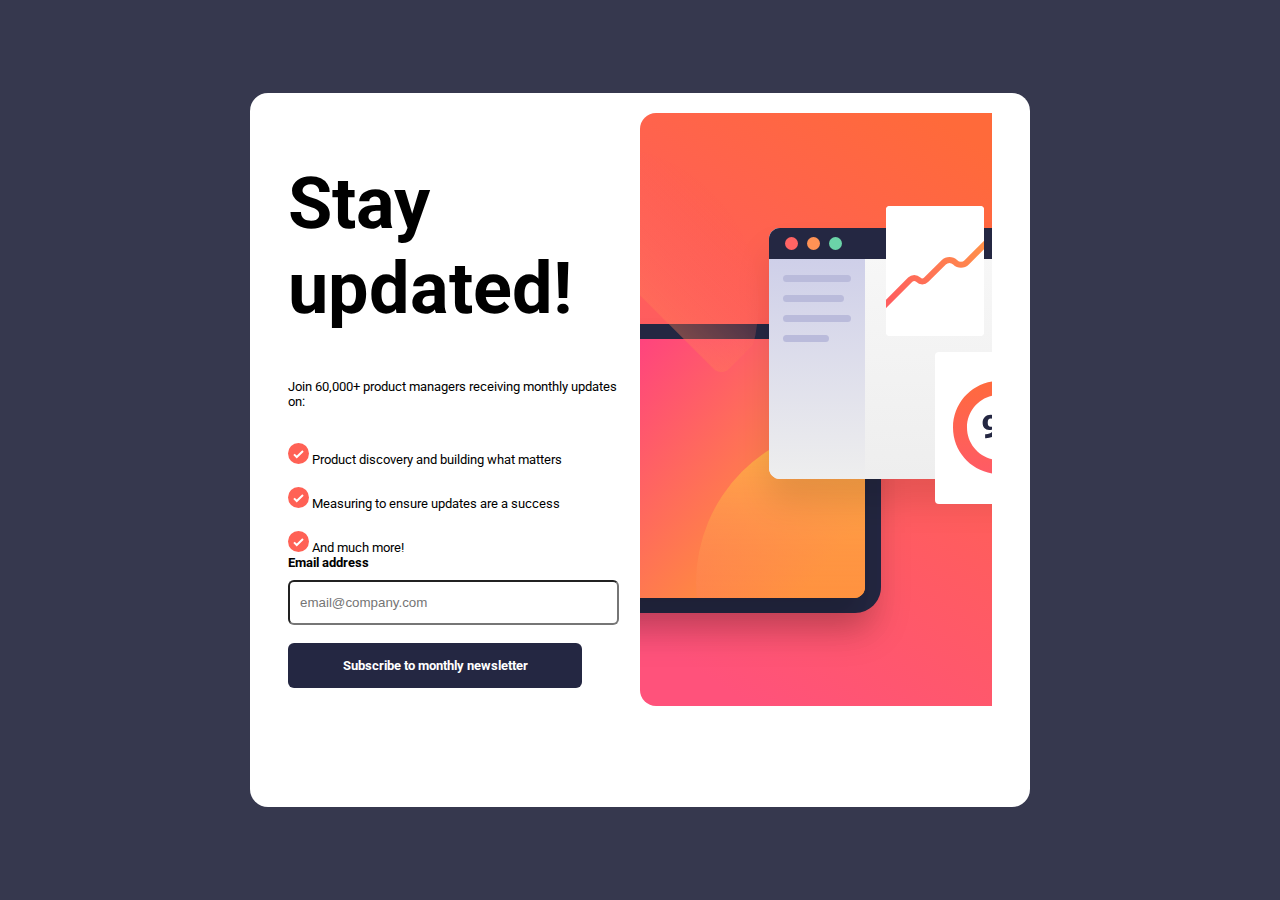
<file: index.html>
<!DOCTYPE html>
<html lang="en">

<head>
  <meta charset="UTF-8">
  <meta name="viewport" content="width=device-width, initial-scale=1.0">
  <!-- displays site properly based on user's device -->
  <link rel="stylesheet" href="style.css">
  <link rel="preconnect" href="https://fonts.googleapis.com">
  <link rel="preconnect" href="https://fonts.gstatic.com" crossorigin>
  <link href="https://fonts.googleapis.com/css2?family=Roboto:wght@700&display=swap" rel="stylesheet">
  <link rel="icon" type="image/png" sizes="32x32" href="./assets/images/favicon-32x32.png">
  
  <link rel="preconnect" href="https://fonts.googleapis.com">
  <link rel="preconnect" href="https://fonts.gstatic.com" crossorigin>
  <link href="https://fonts.googleapis.com/css2?family=Roboto&display=swap" rel="stylesheet">

  <title>Frontend Mentor | Newsletter sign-up form with success message</title>


</head>

<body>

  <!-- Sign-up form start -->
  <div class="covering">

    <!-- all unclikcable content -->
    <div class="content">

      <div>
        <h1>
          <span class="head">Stay</span>
          <span>updated! </span>
        </h1>
        <p class="wordings">Join 60,000+ product managers receiving monthly updates on:
        </p>
      </div>
      <div>
        <ul class="pader">

          <!-- image here in svg -->
          <li>
            <svg class="svgg" xmlns="http://www.w3.org/2000/svg" width="21" height="21" viewBox="0 0 21 21">
              <g fill="none">
                <circle cx="10.5" cy="10.5" r="10.5" fill="#FF6155" />
                <path stroke="#FFF" stroke-width="2" d="M6 11.381 8.735 14 15 8" />
              </g>
            </svg> Product discovery and building what matters
          </li>

          <!-- image here in svg -->
          <li>
            <svg class="svgg" xmlns="http://www.w3.org/2000/svg" width="21" height="21" viewBox="0 0 21 21">
              <g fill="none">
                <circle cx="10.5" cy="10.5" r="10.5" fill="#FF6155" />
                <path stroke="#FFF" stroke-width="2" d="M6 11.381 8.735 14 15 8" />
              </g>
            </svg> Measuring to ensure updates are a success
          </li>

          <!-- image here in svg -->
          <li>
            <svg class="svgg" xmlns="http://www.w3.org/2000/svg" width="21" height="21" viewBox="0 0 21 21">
              <g fill="none">
                <circle cx="10.5" cy="10.5" r="10.5" fill="#FF6155" />
                <path stroke="#FFF" stroke-width="2" d="M6 11.381 8.735 14 15 8" />
              </g>
            </svg> And much more!
          </li>
        </ul>

      </div>

      <!-- form down here -->
      <div class="respond">
        <form action="" method="get" id="frut">
          <div class="mail">
            <label for="email">
              <span>Email address</span>
              <span id="error"></span>
            </label>
            <input type="email " id="email" placeholder="email@company.com" required>
          </div>
          <div class="mit">
            <button type="submit" id="cliking">Subscribe to monthly newsletter

            </button>
          </div>
        </form>

      </div>

    </div>
    <!-- image class down here ,image in css -->
    <div class="image">

    </div>
  </div>
  <!-- <script src="app.js"></script> -->



  <script src="app.js"></script>
</body>

</html>
</file>
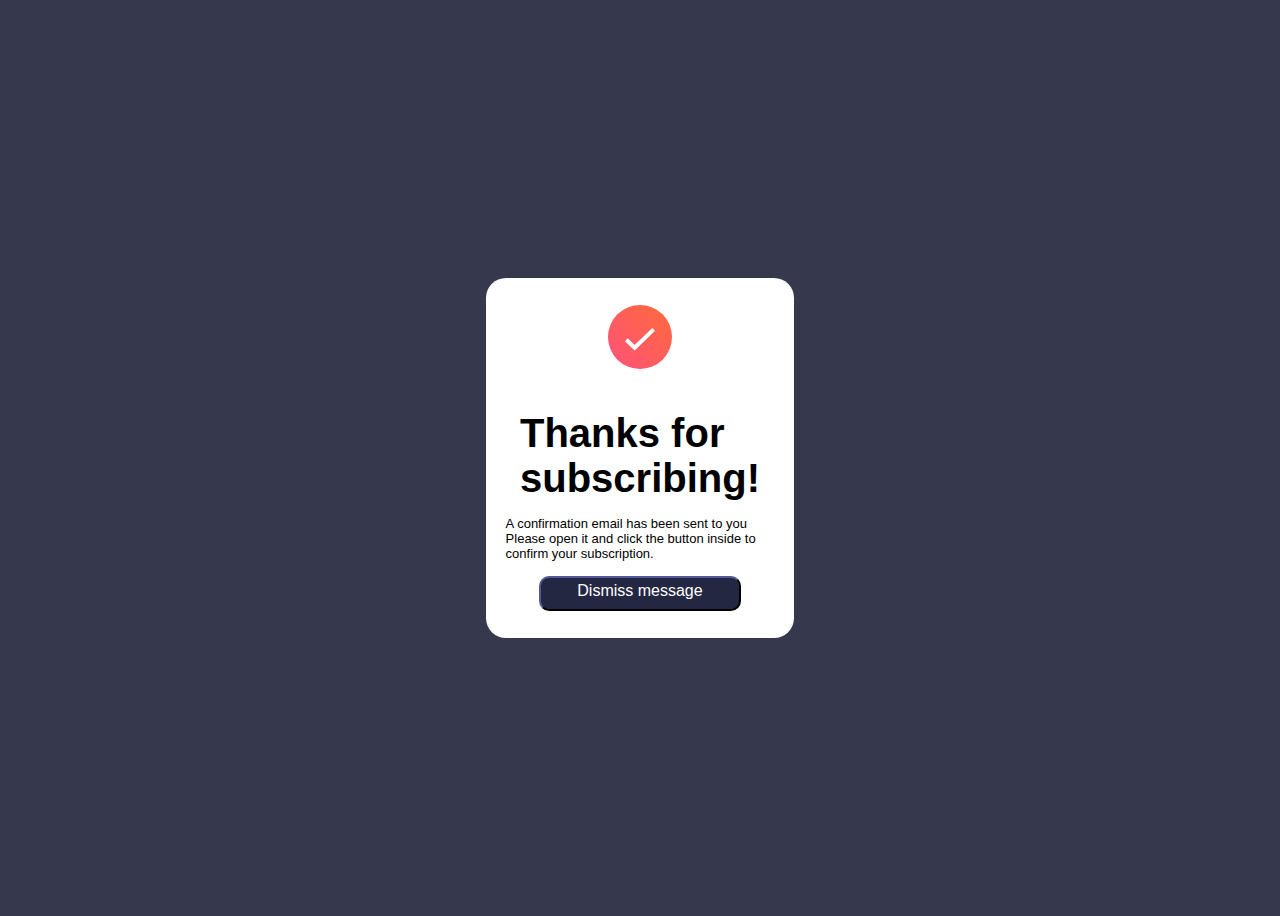
<file: success.html>
<!DOCTYPE html>
<html lang="en">

<head>
  <meta charset="UTF-8">
  <meta name="viewport" content="width=device-width, initial-scale=1.0">
  <link rel="stylesheet" href="success.css">
  <title>Document</title>
</head>

<body>

  <!-- content down here -->
    <div class="content">
      <!-- svg image here -->
      <svg xmlns="http://www.w3.org/2000/svg" width="64" height="64" viewBox="0 0 64 64">
        <defs>
          <linearGradient id="a" x1="100%" x2="0%" y1="0%" y2="100%">
            <stop offset="0%" stop-color="#FF6A3A" />
            <stop offset="100%" stop-color="#FF527B" />
          </linearGradient>
        </defs>
        <g fill="none">
          <circle cx="32" cy="32" r="32" fill="url(#a)" />
          <path stroke="#FFF" stroke-width="4" d="m18.286 34.686 8.334 7.98 19.094-18.285" />
        </g>
      </svg>
      <!-- heading here -->
      <h1>Thanks for <br>subscribing!</h1>
     <!-- confirmation text here -->
      <p> A confirmation email has been sent to you
        <strong><span id="person"></span></strong>
        Please open it and click the button inside to confirm your subscription.
      </p>

    <!-- dismiss button here -->
      <div class="link">
        <button id="cliking">Dismiss message</button>
      </div>
    </div>
  


  <!-- Success message end -->
  <!-- Sign-up form end -->

  <!-- Success message start -->


  <!-- <div class="attribution">
    Challenge by <a href="https://www.frontendmentor.io?ref=challenge" target="_blank">Frontend Mentor</a>.
    Coded by <a href="#">Your Name Here</a>.
  </div> -->
  <!-- <script src="app.js"></script> -->
  <script src="success.js"></script>
</body>

</html>
</file>
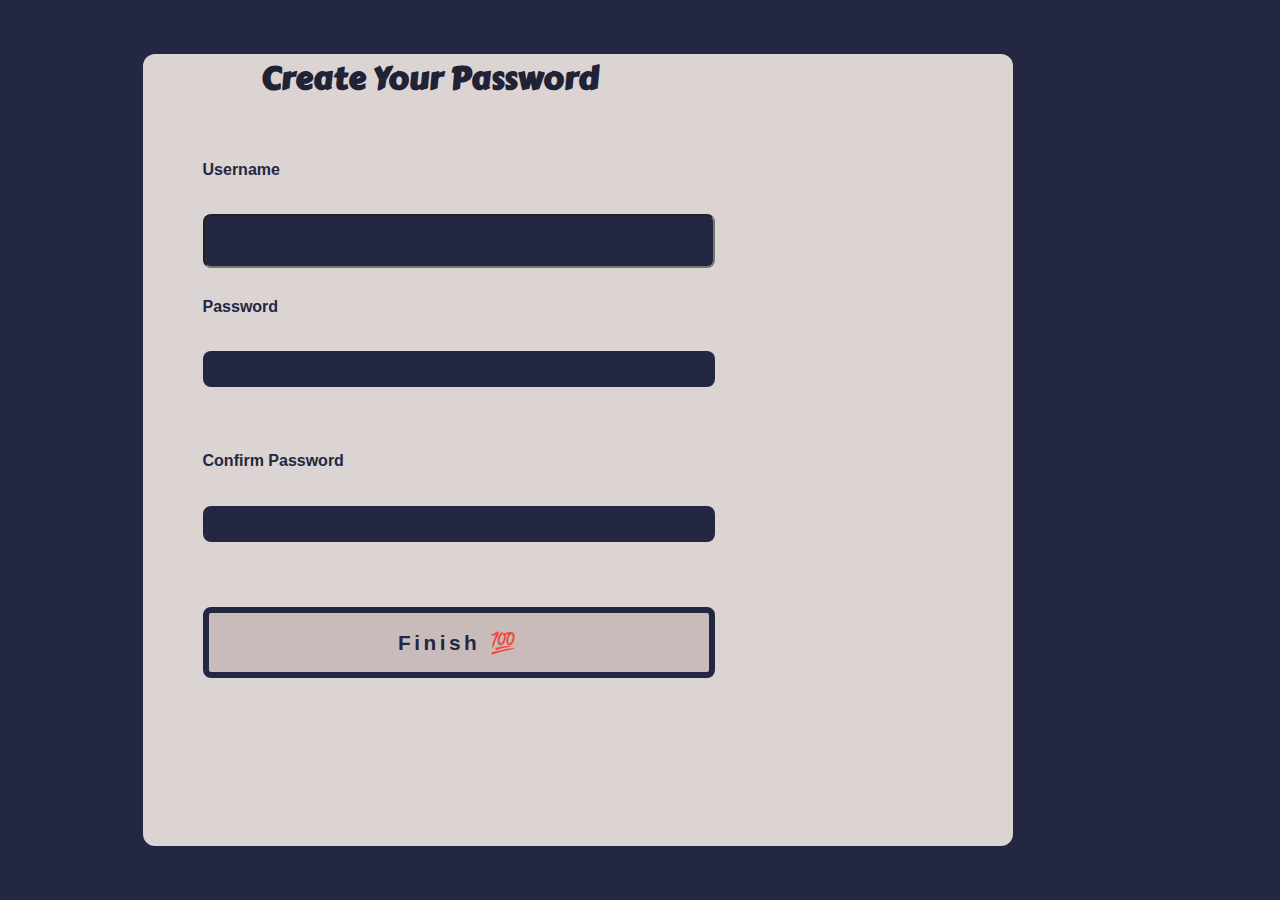
<file: pianopassword/pindex.html>
<!DOCTYPE html>
<html lang="en">

<head>
    <meta charset="UTF-8">
    <meta name="viewport" content="width=device-width, initial-scale=1.0">
    <link rel="stylesheet" href="pstyle.css">
    <link rel="stylesheet" href="piano.css">
    <link rel="preconnect" href="https://fonts.googleapis.com">
    <link rel="preconnect" href="https://fonts.gstatic.com" crossorigin>
    <link href="https://fonts.googleapis.com/css2?family=Carter+One&display=swap" rel="stylesheet">

    <title>Document</title>
</head>

<body>
    <!-- main container -->
    <div class="container">
        <!-- heasing content -->
        <div class="heading">
            <h1 id="head">
                Create Your Password
            </h1>
        </div>
        <!-- form content down here -->
        <div class="texting">
            <form action="" method="get" class="myform">
                <div class="tags">
                    <label for="Username" id="Username"  class="rebel">
                        Username
                    </label>
                    <input type="text" id="name">
                </div>
                <div class="tags">
                    <label for="password" id="password" class="rebel">
                        Password
                    </label>
                    <div id="pianopassword" class="container-pass">
                        <div id="pass" class="passwordInput">

                        </div>

                    </div>

                    <!-- piano html down here -->
                    <div class="peop piano1" id="pin1">
                        <div>
                            <div class="top">
                                <div class="keys">
                                    <div class="piano"> Playable Piano</div>
                                    <div class="keys-checkbox"><label for="check">Show keys</label>
                                        <input type="checkbox" class="getAccess">
                                    </div>
                                </div>
                            </div>
                            <div class="Volume">
                                <label for="range">Volume</label>
                                <input type="range" id="range" max="1" min="0" value="0.5" step="any">
                            </div>
                            <div ><input type="text" class="seen saw"></div>
                        </div>
                           <!-- keys down here -->
                        <ul class="bottom">
                            <li class="win white" data-win="A">A</li>
                            <li class="win black" data-win="B">B</li>
                            <li class="win white" data-win="C">C</li>
                            <li class="win black" data-win="D">D</li>
                            <li class="win white" data-win="E">E</li>
                            <li class="win white" data-win="F">F</li>
                            <li class="win black" data-win="G">G</li>
                            <li class="win white" data-win="H">H</li>
                            <li class="win black" data-win="I">I</li>
                            <li class="win white" data-win="J">J</li>
                            <li class="win black" data-win="K">K</li>
                            <li class="win white" data-win="L">L</li>
                            <li class="win white" data-win="M">M</li>
                            <li class="win black" data-win="N">N</li>
                            <li class="win white" data-win="O">O</li>
                            <li class="win black" data-win="P">P</li>
                            <li class="win white" data-win="Q">Q</li>
                        </ul>

                    </div>

                </div>

                <div class="tags">
                    <label for="confirmPassword" id="confirmpassword" class="rebel">
                        Confirm Password
                    </label>
                    <div id="pianopassword" class="container-pass1">
                        <div id="space1" class="space">

                        </div>
                    </div>
                     <!-- piano html down here -->
                    <div class="peop piano1" id="pin2">
                        <div>
                            <div class="top">
                                <div class="keys">
                                    <div class="piano"> Playable Piano</div>
                                    <div class="keys-checkbox"><label for="check">Show keys</label>
                                        <input type="checkbox">
                                    </div>
                                </div>
                            </div>
                            <div class="Volume">
                                <label for="range">Volume</label>
                                <input type="range" id="range" max="1" min="0" value="0.5" step="any">
                            </div>
                            <div ><input type="text" class="seen saw2"></div>
                        </div>
                        <!-- keys down here -->
                        <ul class="bottom">
                            <li class="win white" data-win="A">A</li>
                            <li class="win black" data-win="B">B</li>
                            <li class="win white" data-win="C">C</li>
                            <li class="win black" data-win="D">D</li>
                            <li class="win white" data-win="E">E</li>
                            <li class="win white" data-win="F">F</li>
                            <li class="win black" data-win="G">G</li>
                            <li class="win white" data-win="H">H</li>
                            <li class="win black" data-win="I">I</li>
                            <li class="win white" data-win="J">J</li>
                            <li class="win black" data-win="K">K</li>
                            <li class="win white" data-win="L">L</li>
                            <li class="win white" data-win="M">M</li>
                            <li class="win black" data-win="N">N</li>
                            <li class="win white" data-win="O">O</li>
                            <li class="win black" data-win="P">P</li>
                            <li class="win white" data-win="Q">Q</li>
                        </ul>
                    </div>
                   
                </div>
               
                <!-- submit button down here -->

                <div class="tags">
                    <input type="submit" value="Finish &#x1f4af" id="finish">
                </div>


            </form>
            <!-- password issue alert div down here -->
        </div>
        <span  id="stress"></span>
    </div>
    
    <script src="papp.js" defer></script>
    <script src="piano.js"></script>
</body>

</html>
</file>
<file: style.css>
body {
    margin: 0;
    background-color: hsl(235, 18%, 26%);
    display: grid;
    place-items: center;
    height: 100vh;
    /* font-size: 16px; */


}
/* main container */
.covering {
    background-color: hsl(0, 0%, 100%);
    display: grid;
    grid-template-columns: repeat(2, 1fr);
    grid-template-rows: 1fr;

    /* grid-area: content, image; */
    align-items: center;
    /* margin: 0 10% 0 10% ; */
    border-radius: 18px;
    padding: 2%;
    padding: 1.5% 3%;
    width: 55%;
    height: 75%;
    max-width: 55%;
    min-width: 375px;
    max-height: 800px;
    min-height: 500px;




}

/* all page unclickable content */
.content {
    display: grid;
    grid-template-rows: repeat(3, auto);
    grid-template-columns: auto;
    align-items: start;
    align-self: start;
    font-size: 1.45vh;
    font-family: 'Roboto', sans-serif;
    font-weight: 700;
    padding-right: 0.8em;

}

/* for h */

h1 {
    font-size: 8vh;


}
/* for first span in h1 */
.head {
    display: block;
}
/* for main paragraph */
.wordings {

    font-weight: 400;
    word-wrap: normal;

}
/* unordered list */
ul {
    margin: 0;
    padding: 0;
}
/* all list in the unordered list */
li {

    padding-top: 6%;
    font-weight: 400;
    list-style-type: none;
    margin-left: 0;
}


/* for email input label */
.mail label {
    
    display: block;
    margin-bottom: 10px;
}

/* for email input content */
.mail input {
    height: 4.5vh;
    width: 24vw;
    min-height: 20px;
    padding: 0 10px;
    border-radius: 6px;
}

/* for email input required state */
.mail input :required {
    background-color: hsla(4, 100%, 67%, 0.336);
}
/* error class for email span */
#error {
    color: hsla(4, 82%, 52%, 0.838);
    display: inline;
   margin-left: 9vw;
}
/* submit buton style here */
.mit button {
    /* padding: 200%; */
    background-color: hsl(234, 29%, 20%);
    border-radius: 6px;
    border: 0;
    margin-top: 1.4em;
    padding: 3% 10%;
    color: hsl(0, 0%, 100%);
    font-family: 'Roboto', sans-serif;
    font-weight: 700;
    /* transition: 1s; */
    font-size: 100%;
    height: 5vh;
    overflow: hidden;
    width: 23vw;
    max-width: 800px;
    max-height: 50px;
    min-width: 140px;
    min-height: 30px;
}
/* submit button hover state */
.mit button:hover {
    background-color: hsl(4, 100%, 67%);
    transition: 1s;
    transition: 2s;
}
/* svg image here in 64bit converted code */
.image {
    background: url('[data-uri]');
    
    height: 100%;
    background-repeat: no-repeat;
    background-size: center center;
    margin-top: 0;
    background-position: cover;
    border-bottom-right-radius: 20px;
    border-bottom-left-radius: 20px;
}




    .attribution {
        font-size: 11px;
        text-align: center;
    }

    .attribution a {
        color: khaki
    }

/* media querries size */
    @media screen and (max-width: 375px) {

        /* Adjust styles for smaller screens */
        body {
            display: grid;
            place-items: center;
            background-color: hsl(240, 1%, 86%);
            height: 100vh;
            margin: 0;
            margin-top: 0;
        }
/* main container */
        .covering {
            display: grid;
            grid-template-columns: 1fr;
            grid-template-rows: repeat(2, auto);
            margin-top: 0;
            border-radius: 18px;
            width: 55%;
            height: 75%;
            max-width: 55%;
            min-width: 375px;
            max-height: 800px;
            min-height: 500px;

        }
/* all page unclickable content */
        .content {
            /* order: 2; */
            grid-row: 2;
            display: grid;
            grid-template-rows: repeat(3, auto);
            place-items: center;
            place-items: start;
            margin-top: 0;
            margin-left: 20px;
        }
/* all image styles */
        .image {

            grid-row: 1;
            /* svg image here in converted 64bitcode */
            background: url('[data-uri]');
            height: 30vh;
            width: 100%;
            margin-top: 0;
            border-bottom-right-radius: 20px;
            border-bottom-left-radius: 20px;
        }

        /* for h */
        h1 {
            font-size: 6vh;


        }
/* for first span in h1 */
        .head {
            display: inline;
        }
/* for main paragraph */
        .wordings {

            font-weight: 400;
            word-wrap: normal;

        }
/* unordered list */
        ul {
            margin: 0;
            padding: 0;
        }
/* all list in the unordered list */
        li {

            padding-top: 1%;
            font-weight: 400;
            list-style-type: none;
            margin-left: 0;
        }



/* for email input label */
        .mail label {
           
            display: block;
            margin-bottom: 6px;
        }

/* for email input content */
        .mail input {
            height: 2.5vh;
            width: 64vw;
            min-height: 20px;
            min-width: 80px;
            max-height: 20px;
            max-width: 820px;
            padding: 0 10px;

            border-radius: 6px;
        }

        
/* submit buton style here */
        .mit button {
         
            background-color: hsl(234, 29%, 20%);
            border-radius: 6px;
            border: 0;
            margin-top: 1.4em;
            padding: 3% 10%;
            color: hsl(0, 0%, 100%);
            font-family: 'Roboto', sans-serif;
            font-weight: 700;

            font-size: 100%;
            height: 5vh;
            overflow: hidden;
            height: 4.5vh;
            width: 64vw;
            min-height: 40px;
            min-width: 80px;
            max-height: 20px;
            max-width: 820px;
        }
/* submit button hover state */
        .mit button:hover {
            background-color: hsl(4, 100%, 67%);
            transition: 2s;

        }
    }
</file>
<file: success.css>
body {
    display: grid;
    place-items: center;
    background-color: hsl(235, 18%, 26%);
    height: 100vh;
}
/* content styles here */
.content {
    background-color: hsl(0, 0%, 100%);
    border-radius: 20px;
    width: 21vw;
    height: 43vh;
    display: grid;
    place-items: center;
    padding: 20px;
    min-height: 43vh;
    min-width: 21vw;
    font-family: 'Roboto', sans-serif;
    font-size: 13px;
    max-width: 300px;
    min-width: 250px;
    max-height:320px ;
    min-height:280px ;
}
/* heading styles here */
h1 {
    font-weight: 700;
    font-size: 40px;
    margin-bottom: 0;
}
/* main paragraph style here */
p {
    margin-top: 0;
    margin-bottom: 0;
}
/* style for person id */
span #person{
    font-weight: 700;
}
/* styles for dismiss button */
.link button {
    background-color: hsl(234, 29%, 20%);
    border-radius: 10px;
    border-color: hsl(234, 29%, 20%) ;
    width: 15vw;
    height: 5vh;
    max-width:300px ;
    max-height: 35px;
    min-width:202px ;
    min-height: 27px;
    display: grid;
    place-items: center;
    transition: .2s;
}
/* styles for dismiss button active state */
.link button:hover {
    background-color: hsl(4, 100%, 67%);
    border-color: hsl(4, 100%, 67%);
}
/* style for button tags */
button {
    text-decoration: none;
    color: hsl(0, 0%, 100%);
    padding-bottom: 6px;
    font-size: 16px;
    font-weight: 500;
    font-family: 'roboto', sans-serif;
}

/* Move the media query to the end */

@media screen and (max-width: 375px) {
    body {
        background-color: hsl(0, 0%, 100%);
        margin-left: 0;
        height: 100vh;
        display: flex;
        justify-content: flex-start; /* Align items to the start of the viewport width */
        /* align-items: center; Center items vertically */
    }
/* content styles here */
    .content {
        display: flex;
        justify-content: flex-start;
        margin: 0;
        height: 100vh;
        width: 100vw;
        margin-left: 0;
        display: grid;
  place-items: start;
        font-family: 'Roboto', sans-serif;
        font-size: 13px;
    }
/* heading styles here */
    h1 {
        font-weight: 700;
        font-size: 40px;
        margin-bottom: 0;
        margin-left: 0;
    }
/* main paragraph style here */
    p {
        margin-top: 0;
        margin-bottom: 0;
        margin-left: 0;
    }
    /* style for person id */
    span #person {
        font-weight: 700;
    }
/* styles for dismiss button */
    .link button {
        background-color: hsl(234, 29%, 20%);
        border-radius: 10px;
        border-color: hsl(234, 29%, 20%);
        width: 15vw;
        height: 5vh;
        max-width: 310px;
        max-height: 35px;
        min-width:310px;
        min-height: 27px;
        display: grid;
        place-items: center;
        transition: 0.2s;
        margin-top: 210px;
        margin-left:2vw ;
        margin-right: 2w;
    }

/* styles for dismiss button active state */
    .link button:hover {
        background-color: hsl(4, 100%, 67%);
        border-color: hsl(4, 100%, 67%);
    }
/* style for button tags */
    button {
        text-decoration: none;
        color: hsl(0, 0%, 100%);
        padding-bottom: 6px;
        font-size: 16px;
        font-weight: 500;
        font-family: 'roboto', sans-serif;
    }
}
</file>
<file: pianopassword/pstyle.css>
*{
    margin: 0;
    padding: 0;
    box-sizing: border-box;
    
}
body{
    margin: 0;
    display: grid;
   height: 100vh;
   width: auto;
   background-color:  hsl(234, 29%, 20%);
   
   


}
/* main container styles doen here */
.container{
    display: grid;
    grid-template-columns: auto;
    grid-template-rows:auto 1fr ;
    margin: 6% 16%;
    padding-left: 2%;
    padding-right: 3%;
    padding-top: 0;
    padding-bottom: 0;
    min-width: 870px;
    overflow: visible;
    border-radius: 12px;
    background: rgb(220, 211, 211);
    /* background:conic-gradient( hsla(4, 100%, 67%, 0.708),hsl(0, 0%, 100%),hsl(235, 18%, 26%)) ; */
}
/* heading class style down here */
.heading{
    
    height: auto;
    width: auto;
    box-sizing: border-box;
    padding-left: 5%;
    margin-bottom: 7%;
    display: flex;
    justify-content: center;
    align-items: center;
    width: 40vw;
    min-width: 160px;
    padding-right: 2%;
}
/* h1 tag styles down here */
#head{
    
    font-family: 'Carter One';
    color : hsl(237, 23%, 17%);
  
}
/* style for all cickable items */
.texting{
    margin: 0;
    display: flex;
    justify-content: center;
    
}
/* form styles */
.texting .myform{
    display: grid;
    grid-template-rows: repeat(4,auto) ;
    height: 85%;
    width: 90%;
    min-width: 280px;
}
/* all input tags  */
.tags{
    display: grid;
    grid-template-rows: repeat(2,auto);
    box-sizing: border-box;
    padding-bottom: 4%;
}
/* class for username label */
.tags .rebel{
    display: block;
    color: hsl(234, 29%, 20%) ;
    font-weight: 900;
}
/* styles for all inputs */
.tags #name ,.tags #finish{
    background-color:  hsl(234, 29%, 20%)   ;
    border-radius: 8px;
    width: 40vw;
    min-width: 160px;
    border-color: none;
    color: hsl(0, 0%, 100%);
    cursor: pointer;
    user-select: none;
    font-weight: 800;
    letter-spacing: 3.5px;
    padding: 0 10px;
}
/* styles for piano html  with class peop */
.peop {
    background: hsl(237, 23%, 17%);
    width: 90vw;
    max-width: 800px;
    margin: auto;
    display: none;
    grid-template-rows: auto 1fr;
    justify-self: center;
    place-self: center;
    padding: 2% 5%;
    height: 60vh;
    color: #f5f2f2;
    font-weight: 700;
    min-width: 705px;
    margin-bottom: 10%;
}
/* submit button styles */
.tags #finish{
    color: hsl(234, 29%, 20%);
    background: hsla(0, 12%, 74%, 0.815);
    font-weight: 900;
    font-size: 130%;
    border: 6px solid  hsl(234, 29%, 20%);
}
/* styles ffor input-like div */
#pass{

    background:hsl(234, 29%, 20%)  ;
    border: 4px;
    border-radius: 8px;
    width: 40vw;
    height: 4vh;
}
/* styles for container-pass class */
.container-pass{
    display: flex;
    flex-direction: column;
    gap: 1rem;
}
/* styles for container-pass1 class */
.container-pass1{
    
    flex-direction: column;
    gap: 1rem;
}

/* styles for empty div space class */
.space{
   
    background:hsl(234, 29%, 20%)  ;
    border: 4px;
    border-radius: 8px;
    width: 40vw;
    height: 4vh;
}
/* style for issue alert div with strress id */
#stress{
    color: red;
    font-weight: 900;
}
</file>
<file: pianopassword/piano.css>
* {
    margin: 0;
    padding: 0;
    box-sizing: border-box;
    font-family: 'Poppins', sans-serif;
}

body {
    margin: 0;
    display: grid;
    height: 100vh;
    width: 70%;
}
/* styles for first halff side of the piano */
.top {
    display: inline-flex;
    color: #f5f2f2;
    align-items: center;
    justify-content: space-between;
    flex-wrap: wrap;
    width: 100%;
}
/* styles for all divs in the top div */
.top > div {
    margin-bottom: 10px;
}
/* playable piano class */
.piano {
    display: inline-flex;
    align-self: flex-end;
}
/* slider show key styles */
.keys-checkbox input {
    height: 30px;
    width: 60px;
    border-radius: 50px;
    cursor: pointer;
    appearance: none;
    position: relative;
    background: #4B4B4B;
}
/* slider before state style */
.keys-checkbox input::before {
    content: "";
    position: absolute;
    top: 50%;
    left: 5px;
    width: 20px;
    height: 20px;
    border-radius: 50%;
    background: #8c8c8c;
    transform: translateY(-50%);
    transition: all 0.3s ease;
}
/* slider checked state */
.keys-checkbox input:checked::before {
    left: 35px;
    background: #fff;
}
/* slider label */
.keys label {
    display: inline;
}
/* slider for keys class */
.keys {
    width: 100%;
    display: inline-flex;
    justify-content: space-between;
}
/* volume class styles */
.Volume {
    display: flex;
    align-items: center;
}
/* volume label style */
.Volume label {
    display: flex;
    justify-content: center;
}
/* styles for input volume */
.Volume input {
    accent-color: rgba(39, 183, 171, 0.284);
}
/* range id style of volume */
#range {
    display: grid;
    width: 80%;
}
/* volume input type style */
input[type='range'] {
    width: 100%;
    margin: 10px 0;
    border-radius: 20px;
}
/* bottom class or the piano keys style */
.bottom {
    margin-top: 6%;
    margin-bottom: 20%;
    display: inline-flex;
    cursor: pointer;
    user-select: none;
}
/* list styles */
li{
    padding-bottom: 1.8%;
}
/* black classed piano keys */
.black{
    width: 50px;
    height: 120px;
    display: grid;
    justify-content: center;
    text-align: center;
    font-size: 0.9em;
    font-weight: 400;
    background: black;
    z-index: 2;
   margin: 0px -24px 0px -24px;
    color: white;
    border-radius: 0px 0px 5px 5px;
    align-content: end;
}
/* black classs keys active state */
.black:active{
    box-shadow: inset -5px 5px 20px rgba(8, 94, 80, 0.927);
    background: linear-gradient(to bottom, rgb(28, 40, 45) ,rgba(170, 112, 112, 0.992));
}
/* white classed piano keys */
.white {
    width: 65px;
    height: 175px;
    display: grid;
    justify-content: center;
    text-align: center;
    font-size: 0.9em;
    font-weight: 400;
    background: white;
    border-radius: 9px;
    border: 1px solid black;
    color: black;
    align-content: end;
}
/* white class keys active state */
.white:active{
    box-shadow: inset -5px 5px 20px rgba(22, 21, 21, 0.433);
    background: linear-gradient(to bottom, rgb(255, 253, 253) ,rgb(201, 197, 197));
}
/* seen class for input type text styles */
.seen{
    background-color: rgb(220, 211, 211);
    border: 2px solid black;
    border-radius: 12px;
    width: 44vw;
    margin-top: 2%;
    height: 6vh;
    display: flex;
    justify-self: center;
    color: hsl(237, 74%, 30%);
}
</file>
